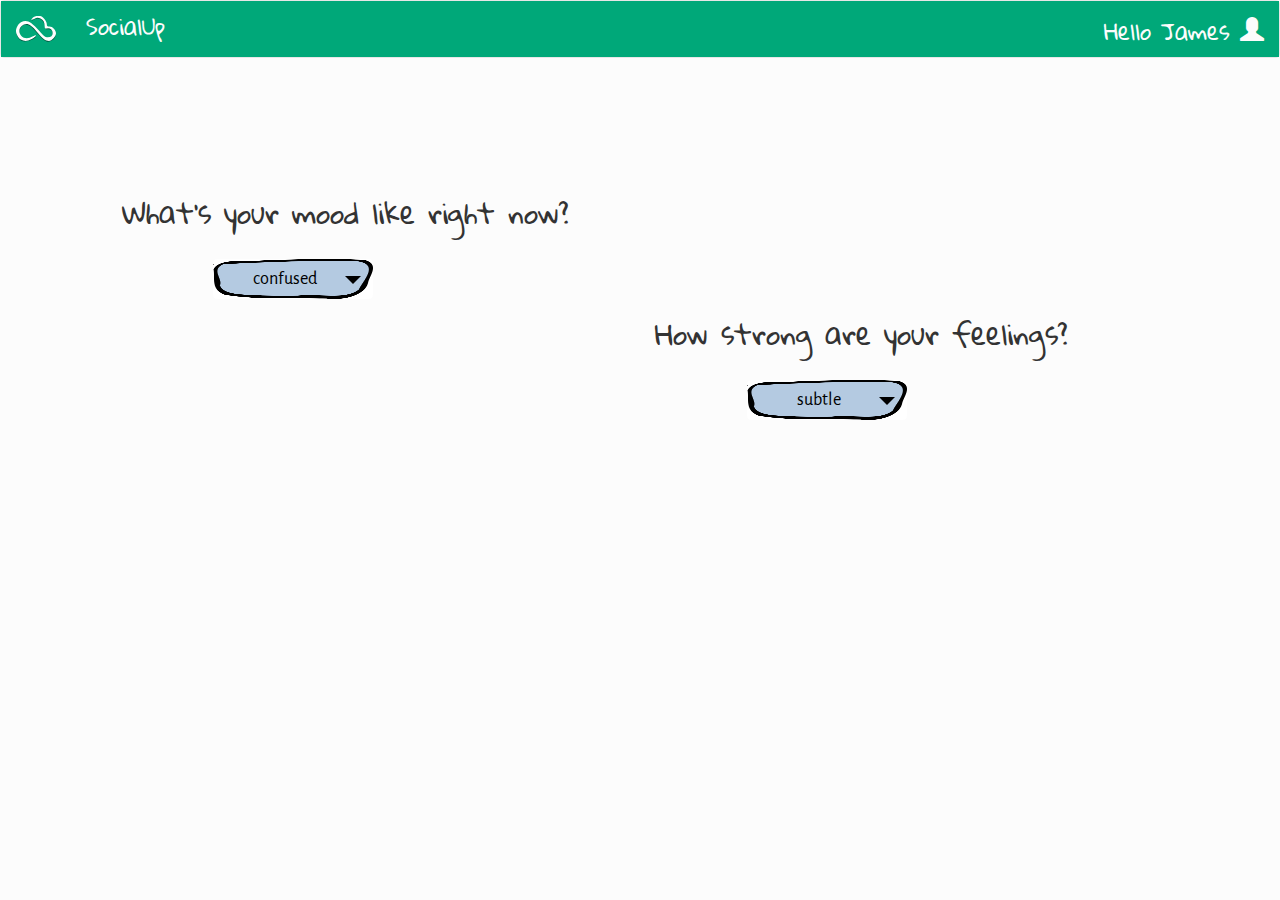
<file: index.html>
<!DOCTYPE html>
<html lang="en-GB">
  <head>
    <meta charset="utf-8">
    <meta name="viewport" content="width=device-width,initial-scale=1.0" />
    <meta name="description" content="Helping young people deal with low self-esteem induced by social media.">
    <link rel="stylesheet" href="https://cdnjs.cloudflare.com/ajax/libs/font-awesome/4.6.3/css/font-awesome.min.css">
    <link rel="stylesheet" href="https://cdnjs.cloudflare.com/ajax/libs/twitter-bootstrap/3.3.7/css/bootstrap.min.css">
    <link href="https://fonts.googleapis.com/css?family=Alegreya+Sans:300,400,500|Gloria+Hallelujah" rel="stylesheet">
    <link href="./styles/main.css" type="text/css" rel="stylesheet">
    <title>SocialUp</title>
  </head>
  <body id="landing-body">
    <nav class="navbar navbar-default navbar-custom">
      <div class="container-fluid">
        <div class="navbar-header">
          <a class="navbar-brand" href="index.html">
            <object id="cloud-logo" type="image/svg+xml" data="./assets/icons/cloud.svg" width="40"></object>
          </a>
        </div>
        <ul class="nav navbar-nav">
          <li class=""><a href="../index.html">SocialUp</a></li>
        </ul>
        <ul class="nav navbar-nav navbar-right">
          <li><a href="#">Hello James <span class="glyphicon glyphicon-user"></span></a></li>
        </ul>
      </div>
    </nav>
    <div class="container-fluid">
    <div class="row top-buffer-large">
      <div class="col-xs-6 col-xs-offset-1" id="feelings-title">
        <h2 class="landing-heading">What's your mood like right now?</h2>
      </div>
    </div>
    <div class="row top-buffer">
      <div class="dropdown col-xs-offset-2" id="feelings-dropdown">
        <button class="btn btn-primary dropdown-toggle" id="dropdown-custom" type="button" data-toggle="dropdown">confused
        <span class="caret"></span></button>
        <ul class="dropdown-menu">
          <li><a href="#">confused</a></li>
          <li><a href="#">angry</a></li>
          <li><a href="#">sad</a></li>
          <li><a href="#">anxious</a></li>
          <li><a href="#">jealous</a></li>
          <li><a href="#">irritated</a></li>
          <li><a href="#">numb</a></li>
          <li><a href="#">lonely</a></li>
          <li><a href="#">irritated</a></li>
          <li><a href="#">rejected</a></li>
          <li><a href="#">stressed</a></li>
          <li><a href="#">uncomfortable</a></li>
        </ul>
      </div>
    </div>
    <div class="row">
      <div class="col-xs-6 col-xs-offset-6" id="feelings-strength-title">
        <h2 class="landing-heading">How strong are your feelings?</h2>
      </div>
    </div>
    <div class="row top-buffer">
      <div class="dropdown col-xs-offset-7" id="feelings-strength-dropdown">
        <button class="btn btn-primary dropdown-toggle" id="dropdown-custom" type="button" data-toggle="dropdown">subtle
          <span class="caret"></span>
        </button>
        <ul class="dropdown-menu">
          <li><a href="#">subtle</a></li>
          <li><a href="#">medium</a></li>
          <li><a href="#">strong</a></li>
          <li><a href="#">very strong</a></li>
        </ul>
      </div>
    </div>
    <div class="row negative-buffer">
      <div class="col-xs-10 col-xs-offset-2">
        <h2 class="landing-heading" id="welcome-msg-1"></h2>
      </div>
    </div>
    <div class="row negative-buffer">
      <div class="col-xs-12">
        <h2 class="landing-heading" id="welcome-msg-2">They're not.</h2>
      </div>
    </div>
  </div>
  <div class="row" id="panel-options">
    <div class="col-xs-3 col-xs-offset-2 top-buffer" id="panel-facts">
      <a href="./html/facts.html"><h4 class="landing-heading">Check out some facts about thoughts and emotions</h4></a>
    </div>
    <div class="col-xs-3 top-buffer" id="panel-exercises">
      <a href="./html/exercises.html"><h4 class="landing-heading">Try some exercises to challenge your thinking patterns</h4></a>
    </div>
    <div class="col-xs-3 top-buffer" id="panel-testimonials">
      <a href="./html/testimonials.html"><h4 class="landing-heading">See what other people found helpful</h4></a>
    </div>
  </div>
    <script src='https://cdnjs.cloudflare.com/ajax/libs/jquery/3.1.0/jquery.min.js'></script>
    <script src='https://cdnjs.cloudflare.com/ajax/libs/twitter-bootstrap/3.3.7/js/bootstrap.min.js'></script>
    <script src="./js/landing.js"></script>
  </body>
</html>
</file>
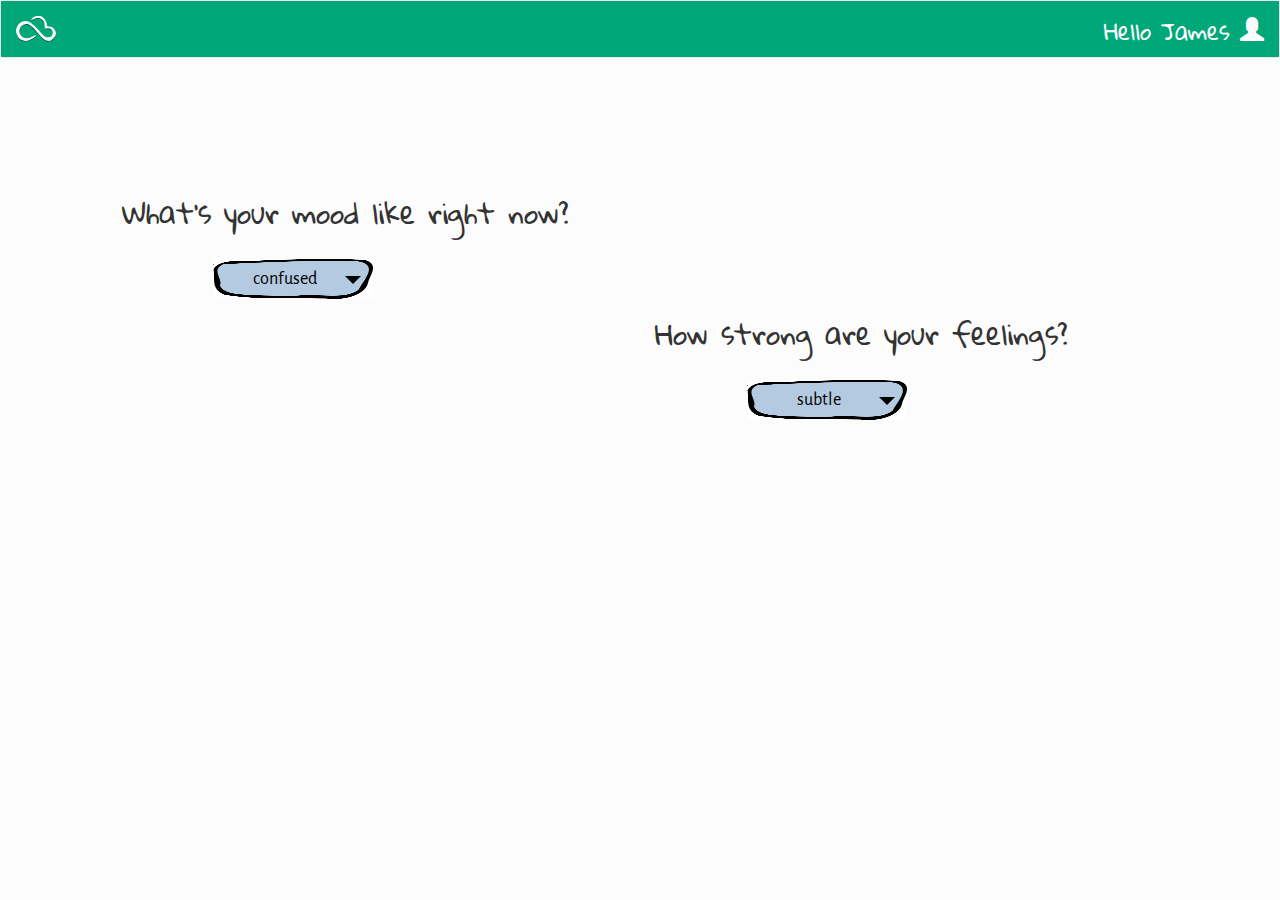
<file: html/index.html>
<!DOCTYPE html>
<html lang="en-GB">
  <head>
    <meta charset="utf-8">
    <meta name="viewport" content="width=device-width,initial-scale=1.0" />
    <meta name="description" content="Helping young people deal with low self-esteem induced by social media.">
    <link rel="stylesheet" href="https://cdnjs.cloudflare.com/ajax/libs/font-awesome/4.6.3/css/font-awesome.min.css">
    <link rel="stylesheet" href="https://cdnjs.cloudflare.com/ajax/libs/twitter-bootstrap/3.3.7/css/bootstrap.min.css">
    <link href="https://fonts.googleapis.com/css?family=Alegreya+Sans:300,400,500|Gloria+Hallelujah" rel="stylesheet">
    <link href="../styles/main.css" type="text/css" rel="stylesheet">
    <title>SocialUp</title>
  </head>
  <body id="landing-body">
    <nav class="navbar navbar-default navbar-custom">
      <div class="container-fluid">
        <div class="navbar-header">
          <a class="navbar-brand" href="index.html">
            <object id="cloud-logo" type="image/svg+xml" data="../assets/icons/cloud.svg" width="40"></object>
          </a>
        </div>
        <ul class="nav navbar-nav navbar-right">
          <li><a href="#">Hello James <span class="glyphicon glyphicon-user"></span></a></li>
        </ul>
      </div>
    </nav>
    <div class="container-fluid">
    <div class="row top-buffer-large">
      <div class="col-xs-6 col-xs-offset-1" id="feelings-title">
        <h2>What's your mood like right now?</h2>
      </div>
    </div>
    <div class="row top-buffer">
      <div class="dropdown col-xs-offset-2" id="feelings-dropdown">
        <button class="btn btn-primary dropdown-toggle" id="dropdown-custom" type="button" data-toggle="dropdown">confused
        <span class="caret"></span></button>
        <ul class="dropdown-menu">
          <li><a href="#">confused</a></li>
          <li><a href="#">angry</a></li>
          <li><a href="#">sad</a></li>
          <li><a href="#">anxious</a></li>
          <li><a href="#">jealous</a></li>
          <li><a href="#">irritated</a></li>
          <li><a href="#">numb</a></li>
          <li><a href="#">lonely</a></li>
          <li><a href="#">irritated</a></li>
          <li><a href="#">rejected</a></li>
          <li><a href="#">stressed</a></li>
          <li><a href="#">uncomfortable</a></li>
        </ul>
      </div>
    </div>
    <div class="row">
      <div class="col-xs-6 col-xs-offset-6" id="feelings-strength-title">
        <h2>How strong are your feelings?</h2>
      </div>
    </div>
    <div class="row top-buffer">
      <div class="dropdown col-xs-offset-7" id="feelings-strength-dropdown">
        <button class="btn btn-primary dropdown-toggle" id="dropdown-custom" type="button" data-toggle="dropdown">subtle
          <span class="caret"></span>
        </button>
        <ul class="dropdown-menu">
          <li><a href="#">subtle</a></li>
          <li><a href="#">medium</a></li>
          <li><a href="#">strong</a></li>
          <li><a href="#">very strong</a></li>
        </ul>
      </div>
    </div>
    <div class="row negative-buffer">
      <div class="col-xs-10 col-xs-offset-2">
        <h2 id="welcome-msg-1"></h2>
      </div>
    </div>
    <div class="row negative-buffer">
      <div class="col-xs-12">
        <h2 id="welcome-msg-2">They're not.</h2>
      </div>
    </div>
  </div>
  <div class="row">
    <div class="col-xs-3 col-xs-offset-2 top-buffer" id="panel-facts">
      <h4>Check out some facts about thoughts and emotions</h4>
    </div>
    <div class="col-xs-3 top-buffer" id="panel-exercises">
      <h4>Try some exercises to challenge your thinking patterns</h4>
    </div>
    <div class="col-xs-3 top-buffer" id="panel-testimonials">
      <h4>See what other people found helpful</h4>
    </div>
  </div>
    <script src='https://cdnjs.cloudflare.com/ajax/libs/jquery/3.1.0/jquery.min.js'></script>
    <script src='https://cdnjs.cloudflare.com/ajax/libs/twitter-bootstrap/3.3.7/js/bootstrap.min.js'></script>
    <script src="../js/landing.js"></script>
  </body>
</html>
</file>
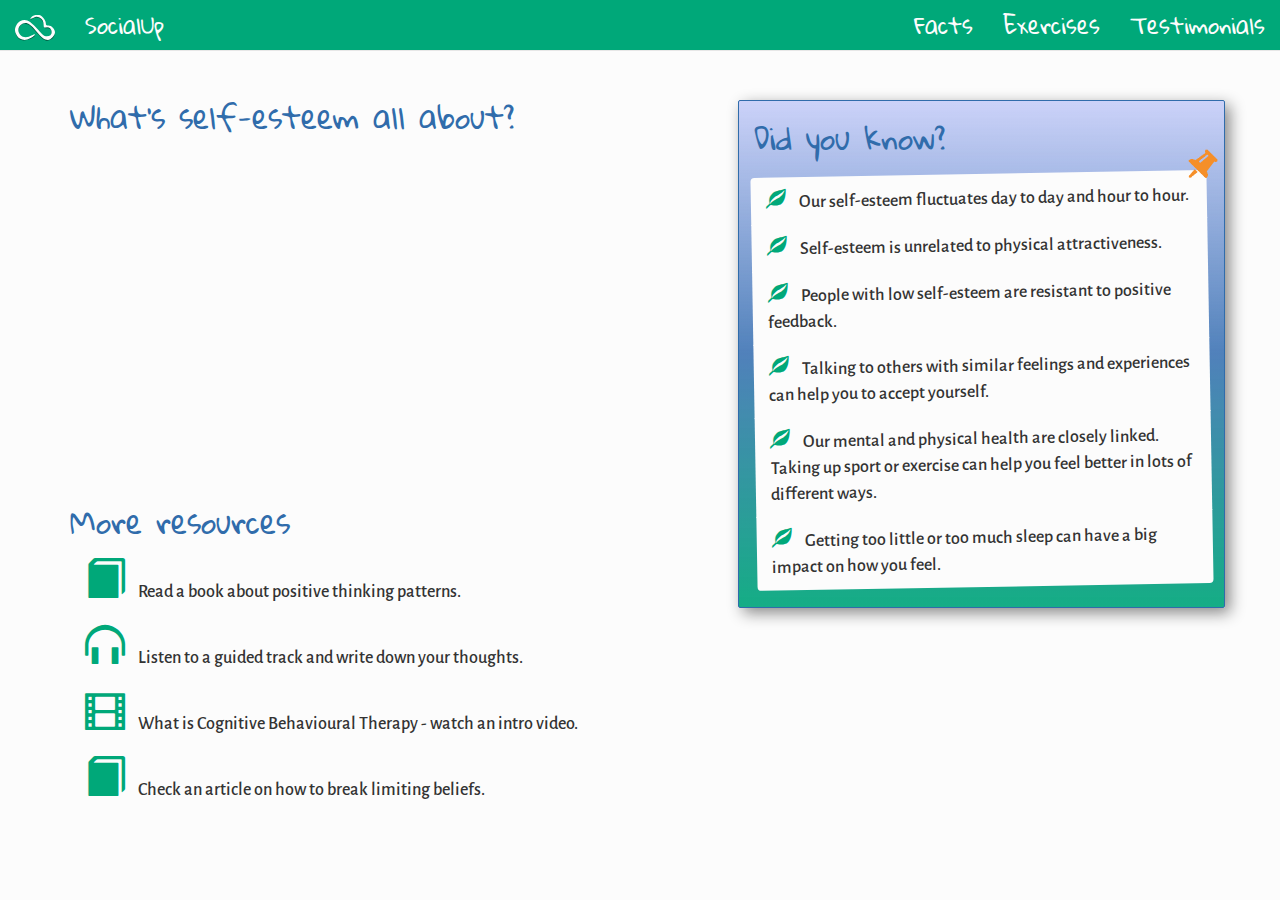
<file: html/facts.html>
<!DOCTYPE html>
<html lang="en-GB">
  <head>
    <meta charset="utf-8">
    <meta name="viewport" content="width=device-width,initial-scale=1.0" />
    <meta name="description" content="Helping young people deal with low self-esteem induced by social media.">
    <link rel="stylesheet" href="https://cdnjs.cloudflare.com/ajax/libs/font-awesome/4.6.3/css/font-awesome.min.css">
    <link rel="stylesheet" href="https://cdnjs.cloudflare.com/ajax/libs/twitter-bootstrap/3.3.7/css/bootstrap.min.css">
    <link href="https://fonts.googleapis.com/css?family=Alegreya+Sans:300,400,500|Gloria+Hallelujah" rel="stylesheet">
    <link href="../styles/main.css" type="text/css" rel="stylesheet">
    <title>SocialUp</title>
  </head>
  <body>
    <header class="container-fluid">
      <nav class="navbar navbar-default navbar-fixed-top">
        <div class="container-fluid">
          <div class="navbar-header">
            <a class="navbar-brand" href="../index.html">
              <object id="cloud-logo" type="image/svg+xml" data="../assets/icons/cloud.svg" width="40"></object>
            </a>
          </div>
          <ul class="nav navbar-nav">
            <li class=""><a href="../index.html">SocialUp</a></li>
          </ul>
          <ul class="nav navbar-nav navbar-right">
            <li><a href="facts.html">Facts</a></li>
            <li><a href="exercises.html">Exercises</a></li>
            <li><a href="testimonials.html">Testimonials</a></li>
          </ul>
        </div>
      </nav>
    </header>
    <div class="container" id="facts-content">
      <div class="row">
        <section id="intro" class="col-xs-6">
          <h1 class="intro__heading heading">What's self-esteem all about?</h1>
          <!-- 16:9 aspect ratio -->
          <div class="embed-responsive embed-responsive-16by9">
            <iframe class="embed-responsive-item" src="https://www.youtube.com/embed/wC9S_fFMnaU"></iframe>
          </div>
          <h2 class="resources__heading heading">More resources</h2>
          <ul id="resources" class="list-group">
            <li class="resources__list-item list-group-item"><i class="resources-icon glyphicon glyphicon-book"></i> Read a book about positive thinking patterns.</li>
            <li class="resources__list-item list-group-item"><i class="resources-icon glyphicon glyphicon-headphones"></i> Listen to a guided track and write down your thoughts.</li>
            <li class="resources__list-item list-group-item"><i class="resources-icon glyphicon glyphicon-film"></i> What is Cognitive Behavioural Therapy - watch an intro video.</li>
            <li class="resources__list-item list-group-item"><i class="resources-icon glyphicon glyphicon-book"></i> Check an article on how to break limiting beliefs. </li>
          </ul>
        </section>
        <section id="fact-sheet" class="col-xs-5 col-xs-offset-1">
          <h1 class="fact-sheet__heading heading">Did you know?</h1>
          <img class="fact-sheet__pin" src="../assets/icons/pin-orange.png" alt="Pin icon">
          <ul class="fact-sheet__list list-group">
            <li class="fact-sheet__list-item list-group-item"><i class="facts-icon glyphicon glyphicon-leaf"></i> Our self-esteem fluctuates day to day and hour to hour.</li>
            <li class="fact-sheet__list-item list-group-item"><i class="facts-icon glyphicon glyphicon-leaf"></i> Self-esteem is unrelated to physical attractiveness.</li>
            <li class="fact-sheet__list-item list-group-item"><i class="facts-icon glyphicon glyphicon-leaf"></i> People with low self-esteem are resistant to positive feedback. </li>
            <li class="fact-sheet__list-item list-group-item"><i class="facts-icon glyphicon glyphicon-leaf"></i> Talking to others with similar feelings and experiences can help you to accept yourself.  </li>
            <li class="fact-sheet__list-item list-group-item"><i class="facts-icon glyphicon glyphicon-leaf"></i> Our mental and physical health are closely linked. Taking up sport or exercise can help you feel better in lots of different ways.</li>
            <li class="fact-sheet__list-item list-group-item"><i class="facts-icon glyphicon glyphicon-leaf"></i> Getting too little or too much sleep can have a big impact on how you feel.</li>
          </ul>
        </section>
      </div>
    </div>
    <script src='https://cdnjs.cloudflare.com/ajax/libs/jquery/3.1.0/jquery.min.js'></script>
    <script src='https://cdnjs.cloudflare.com/ajax/libs/twitter-bootstrap/3.3.7/js/bootstrap.min.js'></script>
  </body>
</html>
</file>
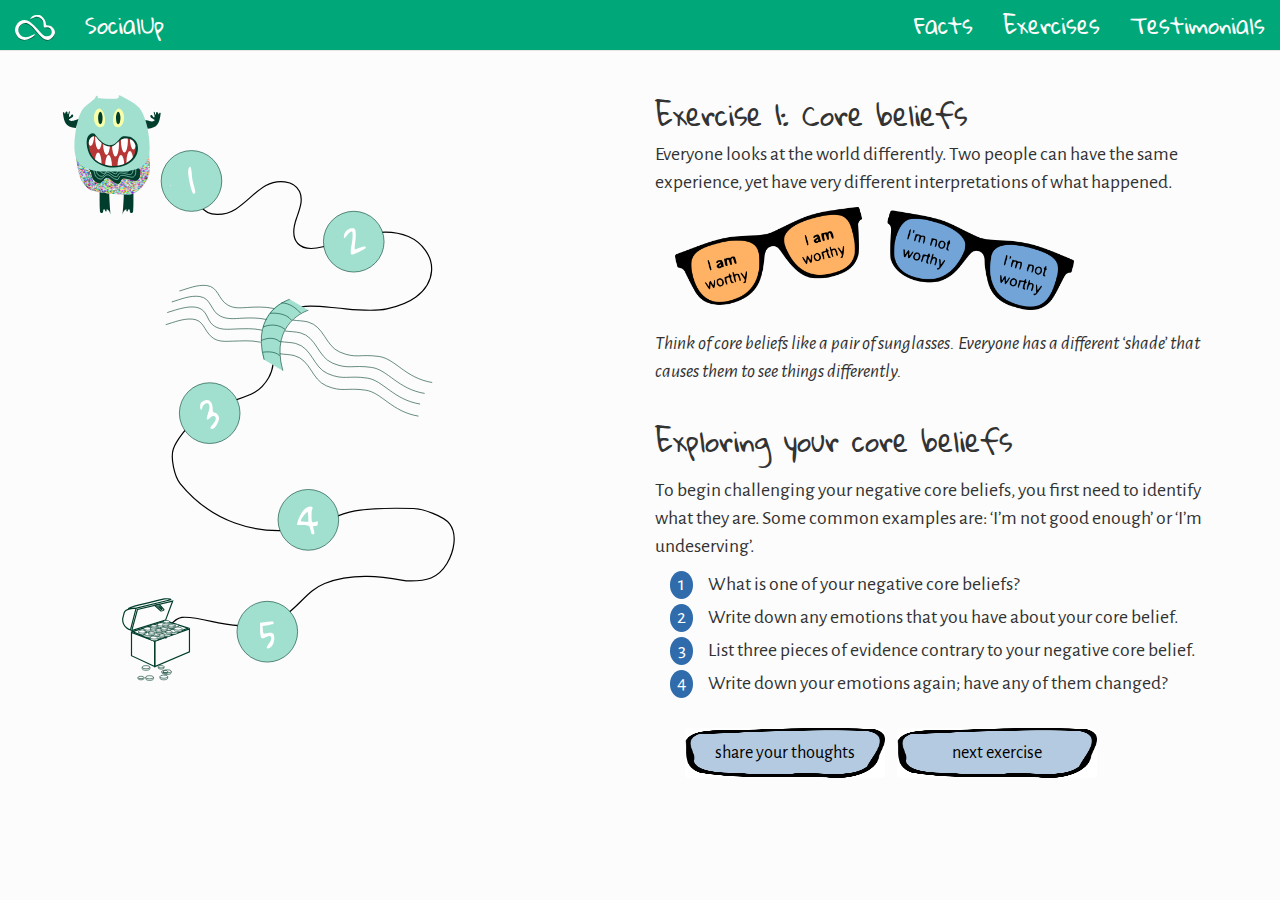
<file: html/SocialUp.html>
<!DOCTYPE html>
<html lang="en-GB">
  <head>
    <meta charset="utf-8">
    <meta name="viewport" content="width=device-width,initial-scale=1.0" />
    <meta name="description" content="Helping young people deal with low self-esteem induced by social media.">
    <link rel="stylesheet" href="https://cdnjs.cloudflare.com/ajax/libs/font-awesome/4.6.3/css/font-awesome.min.css">
    <link rel="stylesheet" href="https://cdnjs.cloudflare.com/ajax/libs/twitter-bootstrap/3.3.7/css/bootstrap.min.css">
    <link href="https://fonts.googleapis.com/css?family=Alegreya+Sans:300,400,500|Gloria+Hallelujah" rel="stylesheet">
    <link href="../styles/main.css" type="text/css" rel="stylesheet">
    <title>SocialUp</title>
  </head>
  <body>
    <header class="container-fluid">
      <nav class="navbar navbar-default navbar-fixed-top">
        <div class="container-fluid">
          <div class="navbar-header">
            <a class="navbar-brand" href="../index.html">
              <object id="cloud-logo" type="image/svg+xml" data="../assets/icons/cloud.svg" width="40"></object>
            </a>
          </div>
          <ul class="nav navbar-nav">
            <li class=""><a href="../index.html">SocialUp</a></li>
          </ul>
          <ul class="nav navbar-nav navbar-right">
            <li><a href="facts.html">Facts</a></li>
            <li><a href="exercises.html">Exercises</a></li>
            <li><a href="testimonials.html">Testimonials</a></li>
          </ul>
        </div>
      </nav>
      </header>
        <div class="container-fluid">
        <div class="row">
          <div class="col-xs-4 col-xs-offset-1" id="exercise-path">
            <img src="../assets/images/path-refactor.svg" alt="" id="path-image">
            <img src="../assets/images/monster.svg" alt="" id="monster">
            <button class="path-button" id="path-button-1" type="button" name="button"></button>
            <button class="path-button" id="path-button-2" type="button" name="button"></button>
            <button class="path-button" id="path-button-3" type="button" name="button"></button>
            <button class="path-button" id="path-button-4" type="button" name="button"></button>
            <button class="path-button" id="path-button-5" type="button" name="button"></button>
          </div>
          <div class="col-xs-6 col-xs-offset-1" id="exercises-content">
            <h2>Exercise 1: Core beliefs</h2>
            <p>Everyone looks at the world differently. Two people can have the same experience, yet have very different interpretations of what happened.</p>
            <img src="../assets/images/glasses.png" alt="" id="glasses-image">
            <p id="glasses-caption">Think of core beliefs like a pair of sunglasses. Everyone has a different ‘shade’ that causes them to see things differently.</p>
            <p></p>
            <h2 id="beliefs-exercise">Exploring your core beliefs</h2>
            <p>To begin challenging your negative core beliefs, you first need to identify what they are. Some common examples are: ‘I’m not good enough’ or ‘I’m undeserving’.</p>
            <ol id="beliefs-list">
              <li>What is one of your negative core beliefs?</li>
              <li>Write down any emotions that you have about your core belief.</li>
              <li>List three pieces of evidence contrary to your negative core belief.</li>
              <li>Write down your emotions again; have any of them changed?</li>
            </ol>
            <button class="btn btn-primary" id="button-share" type="button">share your thoughts</button>
            <button class="btn btn-primary" id="button-next" type="button">next exercise</button>
          </div>
        </div>
        </div>
    <script src='https://cdnjs.cloudflare.com/ajax/libs/jquery/3.1.0/jquery.min.js'></script>
    <script src='https://cdnjs.cloudflare.com/ajax/libs/twitter-bootstrap/3.3.7/js/bootstrap.min.js'></script>
    <script src="../js/exercises.js"></script>
  </body>
</html>
</file>
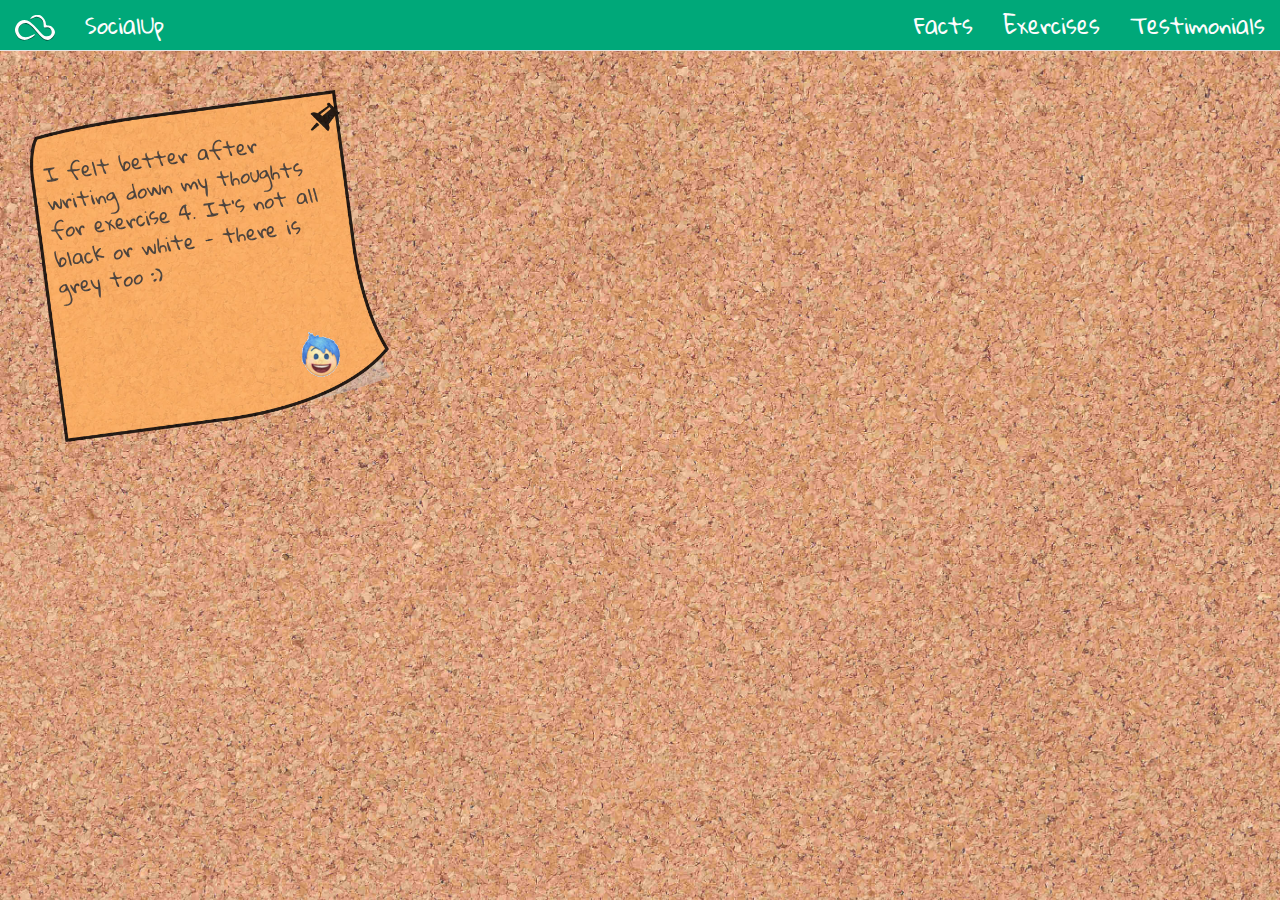
<file: html/testimonials.html>
<!DOCTYPE html>
<html lang="en-GB">
  <head>
    <meta charset="utf-8">
    <meta name="viewport" content="width=device-width,initial-scale=1.0" />
    <meta name="description" content="Helping young people deal with low self-esteem induced by social media.">
    <link rel="stylesheet" href="https://cdnjs.cloudflare.com/ajax/libs/font-awesome/4.6.3/css/font-awesome.min.css">
    <link rel="stylesheet" href="https://cdnjs.cloudflare.com/ajax/libs/twitter-bootstrap/3.3.7/css/bootstrap.min.css">
    <link href="https://fonts.googleapis.com/css?family=Alegreya+Sans:300,400,500|Gloria+Hallelujah" rel="stylesheet">
    <link href="../styles/main.css" type="text/css" rel="stylesheet">
    <title>SocialUp</title>
  </head>
  <body id="testimonials-bg">
    <header class="container-fluid">
      <nav class="navbar navbar-default navbar-fixed-top">
        <div class="container-fluid">
          <div class="navbar-header">
            <a class="navbar-brand" href="../index.html">
              <object id="cloud-logo" type="image/svg+xml" data="../assets/icons/cloud.svg" width="40"></object>
            </a>
          </div>
          <ul class="nav navbar-nav">
            <li class=""><a href="../index.html">SocialUp</a></li>
          </ul>
          <ul class="nav navbar-nav navbar-right">
            <li><a href="facts.html">Facts</a></li>
            <li><a href="exercises.html">Exercises</a></li>
            <li><a href="testimonials.html">Testimonials</a></li>
          </ul>
        </div>
      </nav>
    </header>
    <div id="testimonials-content">
      <canvas id="canvas"></canvas>
      <div class="container-fluid">
        <div class="row row--half-height">
          <div class="sticky-note col-xs-4" id="sticky-note-1">
            <div class="testimonial-note sticky-orange">
              <img class="testimonial-note__pin" src="../assets/icons/pin-black.png" alt="Pin icon">
              <p class="testimonial-text">I felt better after writing down my thoughts for exercise 4. It's not all black or white - there is grey too :)</p>
              <span class="testimonial-emotions testimonial-emotions--joy"></span>
            </div>
          </div>
          <div class="sticky-note col-xs-4" id="sticky-note-2">
            <div class="testimonial-note sticky-blue">
              <img class="testimonial-note__pin" src="../assets/icons/pin-black.png" alt="Pin icon">
              <p class="testimonial-text">I just put the laptop away and feel asleep.  I am so angry with myself!</p>
              <span class="testimonial-emotions testimonial-emotions--anger"></span>
            </div>
          </div>
          <div class="sticky-note col-xs-4"  id="sticky-note-3">
            <div class="testimonial-note sticky-green">
              <img class="testimonial-note__pin" src="../assets/icons/pin-black.png" alt="Pin icon">
              <p class="testimonial-text">Relieved that other people feel like me. But I found some of the exercises a bit scary. </p>
              <span class="testimonial-emotions testimonial-emotions--fear"></span>
            </div>
          </div>
        </div>
        <div class="row row--half-height">
          <div class="sticky-note col-xs-4"  id="sticky-note-4">
            <div class="testimonial-note sticky-purple">
              <img class="testimonial-note__pin" src="../assets/icons/pin-black.png" alt="Pin icon">
              <p class="testimonial-text">Some of the facts really surprised me!Self-esteem is not related with attractiveness apparently...</p>
              <span class="testimonial-emotions testimonial-emotions--disgust"></span>
            </div>
          </div>
          <div class="sticky-note col-xs-4"  id="sticky-note-5">
            <div class="testimonial-note sticky-orange">
              <img class="testimonial-note__pin" src="../assets/icons/pin-black.png" alt="Pin icon">
              <p class="testimonial-text">Nothing helped me - still feel confused. </p>
              <span class="testimonial-emotions testimonial-emotions--sadness"></span>
            </div>
          </div>
          <div class="sticky-note col-xs-4"  id="sticky-note-6">
            <div class="testimonial-note sticky-blue">
              <img class="testimonial-note__pin" src="../assets/icons/pin-black.png" alt="Pin icon">
              <i class="add-note-icon glyphicon glyphicon-plus-sign"></i>
            </div>
          </div>
        </div>
      </div>
    </div>
    <script src='https://cdnjs.cloudflare.com/ajax/libs/jquery/3.1.0/jquery.min.js'></script>
    <script src='https://cdnjs.cloudflare.com/ajax/libs/twitter-bootstrap/3.3.7/js/bootstrap.min.js'></script>
    <script src="../js/testimonials.js"></script>
  </body>
</html>
</file>
<file: styles/main.css>
@import url("landing.css");
@import url("facts.css");
@import url("testimonials.css");
@import url("exercises.css");

* {
  box-sizing: border-box;
}

body {
  background-color: hsla(0, 0%, 99%, 1);
  font-family: 'Alegreya Sans', sans-serif;
}

/*Navigation menu*/

.navbar *, .heading {
  font-family: 'Gloria Hallelujah', cursive;
}

.navbar-brand img {
  width: 50px;
  height: auto;
}

.navbar, .navbar-default, .navbar-nav>li>a {
  background-color: hsla(163, 100%, 33%, 1);
  color: #fff;
  font-size: 2.2rem;
}

.navbar-default .navbar-nav>li>a {
  color: hsla(0, 0%, 99%, 1);
}
</file>
